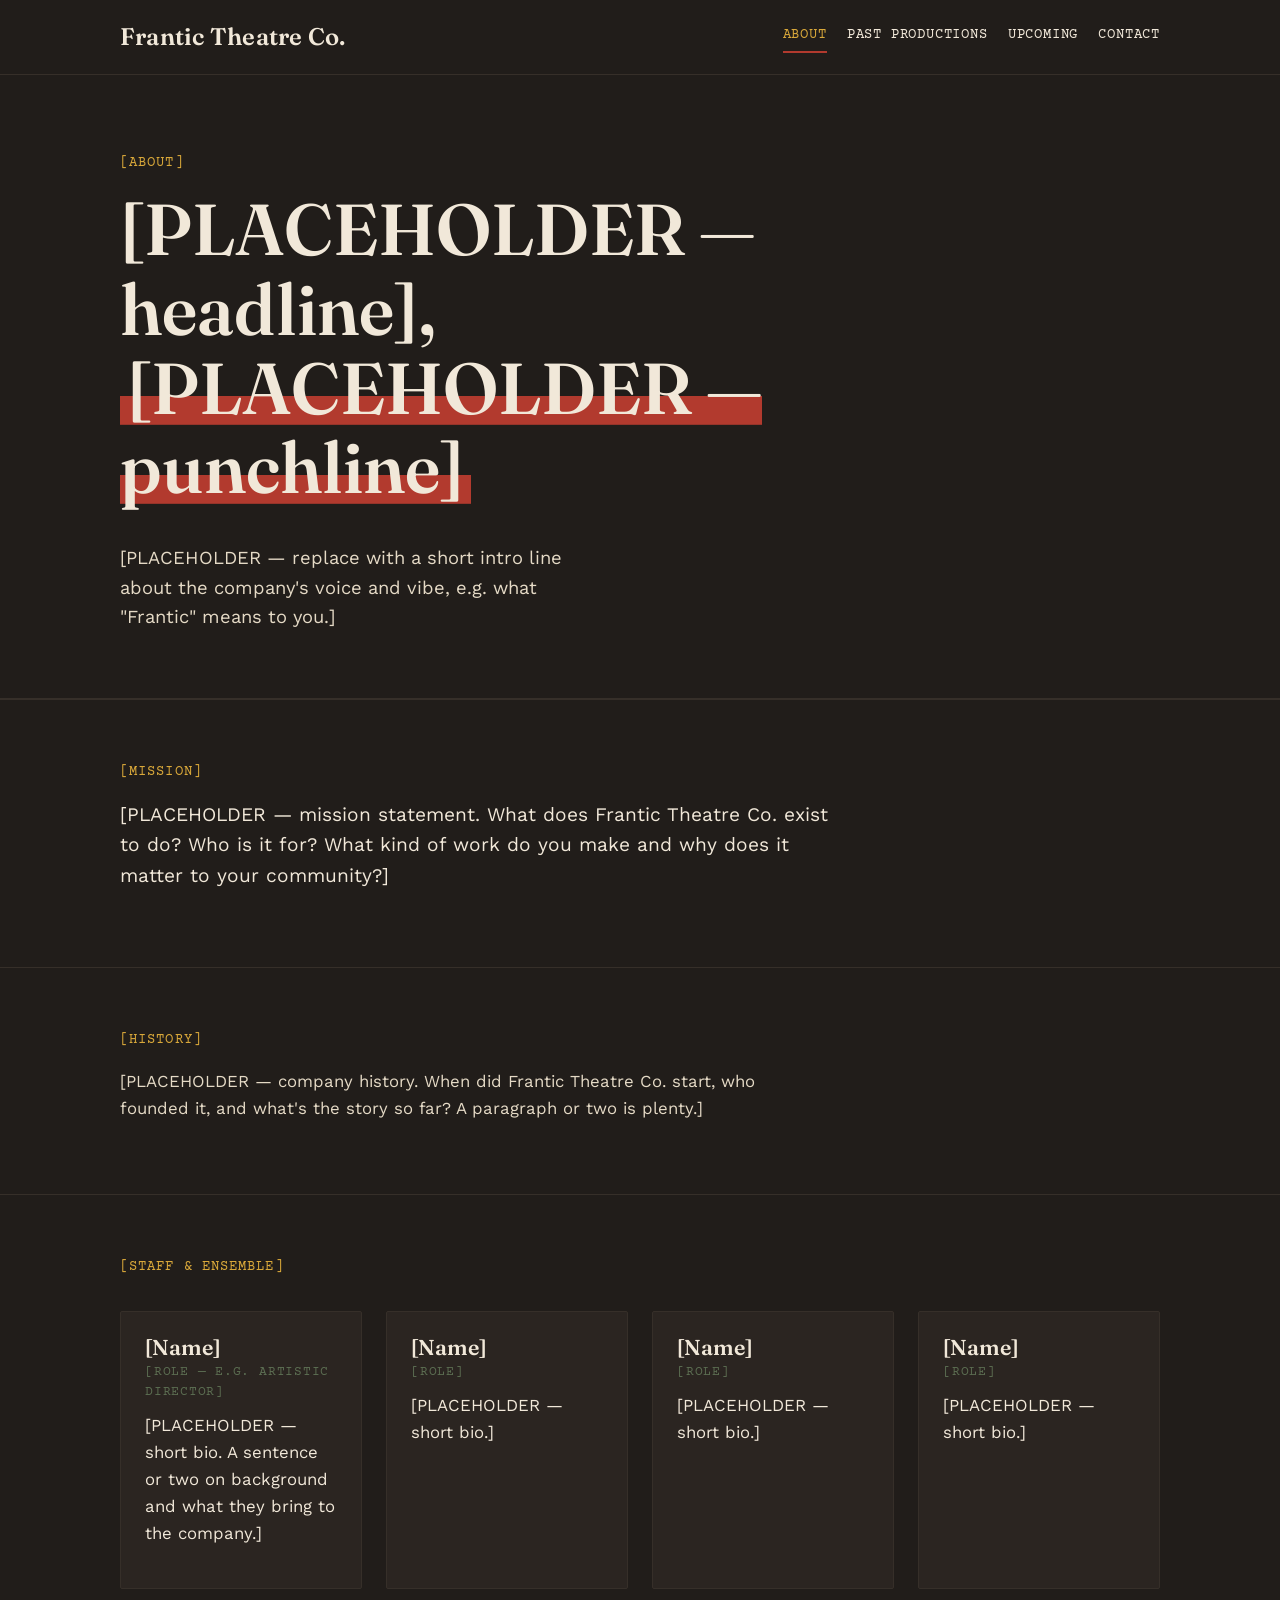
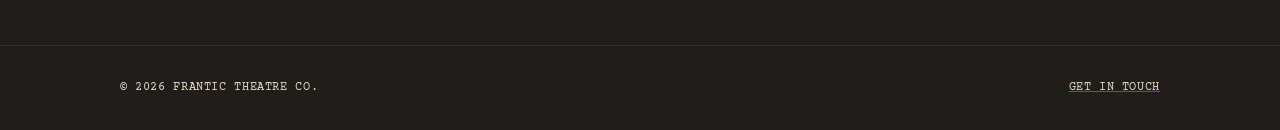
<file: index.html>
<!DOCTYPE html>
<html lang="en">
<head>
<meta charset="UTF-8">
<meta name="viewport" content="width=device-width, initial-scale=1.0">
<title>Frantic Theatre Co. — About Us</title>
<meta name="description" content="Frantic Theatre Co. — mission, history, and the people who make our productions happen.">
<link rel="preconnect" href="https://fonts.googleapis.com">
<link rel="preconnect" href="https://fonts.gstatic.com" crossorigin>
<link href="https://fonts.googleapis.com/css2?family=Fraunces:opsz,wght@9..144,500;9..144,600&family=Courier+Prime&family=Work+Sans:wght@400;500&display=swap" rel="stylesheet">
<link rel="stylesheet" href="styles.css">
</head>
<body>

<header class="site-header">
  <div class="wrap">
    <a class="brand" href="index.html">Frantic Theatre Co.</a>
    <nav class="site-nav" aria-label="Main">
      <a href="index.html" aria-current="page">About</a>
      <a href="productions.html">Past Productions</a>
      <a href="upcoming.html">Upcoming</a>
      <a href="contact.html">Contact</a>
    </nav>
  </div>
</header>

<main>
  <section class="hero">
    <div class="wrap">
      <span class="label">About</span>
      <h1>[PLACEHOLDER — headline], <span class="underline-mark">[PLACEHOLDER — punchline]</span></h1>
      <p class="tagline">[PLACEHOLDER — replace with a short intro line about the company's voice and vibe, e.g. what "Frantic" means to you.]</p>
    </div>
  </section>

  <section>
    <div class="wrap">
      <span class="label">Mission</span>
      <p class="mission" style="margin-top:1rem;">[PLACEHOLDER — mission statement. What does Frantic Theatre Co. exist to do? Who is it for? What kind of work do you make and why does it matter to your community?]</p>
    </div>
  </section>

  <section>
    <div class="wrap">
      <span class="label">History</span>
      <p class="history-copy" style="margin-top:1rem;">[PLACEHOLDER — company history. When did Frantic Theatre Co. start, who founded it, and what's the story so far? A paragraph or two is plenty.]</p>
    </div>
  </section>

  <section>
    <div class="wrap">
      <span class="label">Staff &amp; Ensemble</span>
      <div class="bio-grid">
        <div class="bio-card">
          <h3>[Name]</h3>
          <span class="role">[Role — e.g. Artistic Director]</span>
          <p>[PLACEHOLDER — short bio. A sentence or two on background and what they bring to the company.]</p>
        </div>
        <div class="bio-card">
          <h3>[Name]</h3>
          <span class="role">[Role]</span>
          <p>[PLACEHOLDER — short bio.]</p>
        </div>
        <div class="bio-card">
          <h3>[Name]</h3>
          <span class="role">[Role]</span>
          <p>[PLACEHOLDER — short bio.]</p>
        </div>
        <div class="bio-card">
          <h3>[Name]</h3>
          <span class="role">[Role]</span>
          <p>[PLACEHOLDER — short bio.]</p>
        </div>
      </div>
    </div>
  </section>
</main>

<footer class="site-footer">
  <div class="wrap">
    <span>&copy; 2026 Frantic Theatre Co.</span>
    <span><a href="contact.html">Get in touch</a></span>
  </div>
</footer>

</body>
</html>
</file>
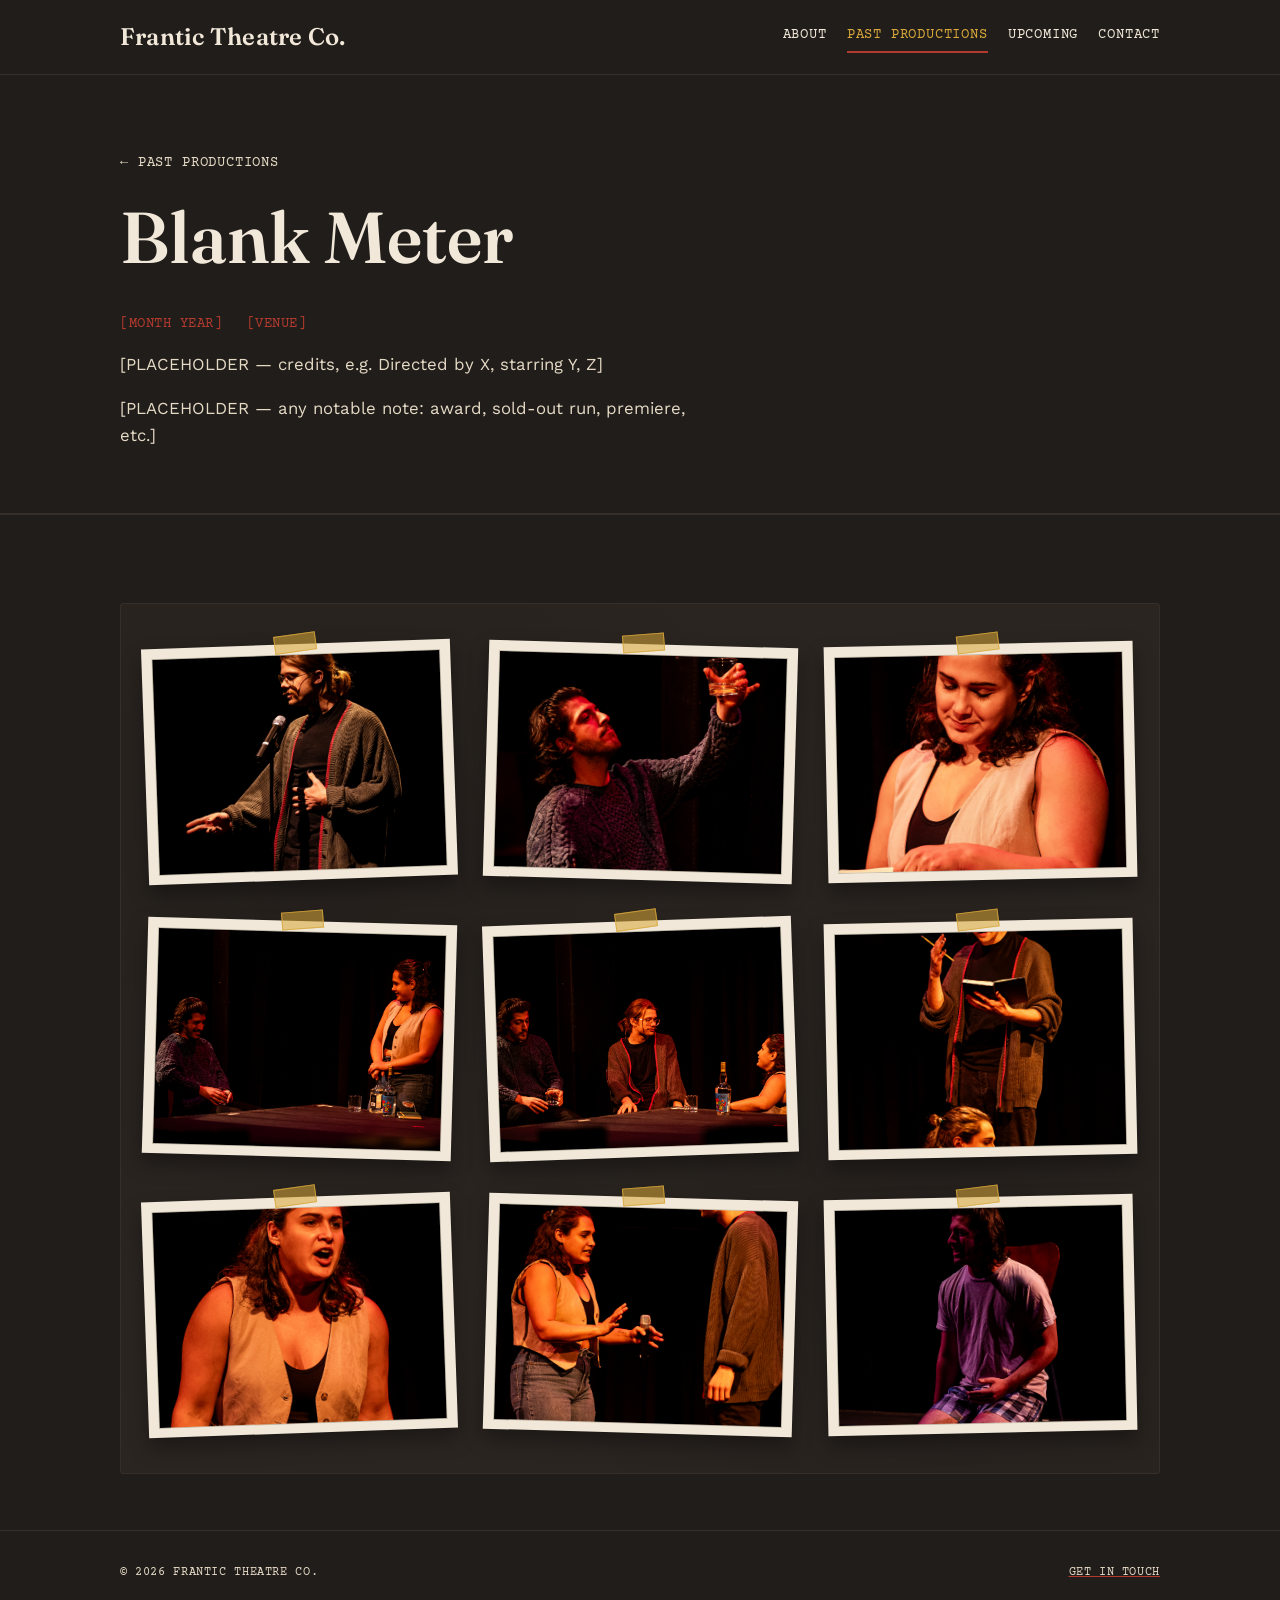
<file: blank-meter.html>
<!DOCTYPE html>
<html lang="en">
<head>
<meta charset="UTF-8">
<meta name="viewport" content="width=device-width, initial-scale=1.0">
<title>Frantic Theatre Co. — Blank Meter</title>
<meta name="description" content="Photos, credits, and notes from Frantic Theatre Co.'s production of Blank Meter.">
<link rel="preconnect" href="https://fonts.googleapis.com">
<link rel="preconnect" href="https://fonts.gstatic.com" crossorigin>
<link href="https://fonts.googleapis.com/css2?family=Fraunces:opsz,wght@9..144,500;9..144,600&family=Courier+Prime&family=Work+Sans:wght@400;500&display=swap" rel="stylesheet">
<link rel="stylesheet" href="styles.css">
</head>
<body>

<header class="site-header">
  <div class="wrap">
    <a class="brand" href="index.html">Frantic Theatre Co.</a>
    <nav class="site-nav" aria-label="Main">
      <a href="index.html">About</a>
      <a href="productions.html" aria-current="page">Past Productions</a>
      <a href="upcoming.html">Upcoming</a>
      <a href="contact.html">Contact</a>
    </nav>
  </div>
</header>

<main>
  <section class="hero">
    <div class="wrap">
      <a class="back-link" href="productions.html">&larr; Past Productions</a>
      <h1>Blank Meter</h1>
      <div class="production-meta-block">
        <span>[Month Year]</span>
        <span>[Venue]</span>
      </div>
      <p class="production-credits">[PLACEHOLDER — credits, e.g. Directed by X, starring Y, Z]</p>
      <p class="production-notes">[PLACEHOLDER — any notable note: award, sold-out run, premiere, etc.]</p>
    </div>
  </section>

  <section>
    <div class="wrap">
      <div class="corkboard">
        <div class="photo-pin-grid">
          <div class="photo-pin"><img src="images/productions/Blank%20Meter/JNL00037.jpg" alt="[PLACEHOLDER — describe this photo]"></div>
          <div class="photo-pin"><img src="images/productions/Blank%20Meter/JNL00051.jpg" alt="[PLACEHOLDER — describe this photo]"></div>
          <div class="photo-pin"><img src="images/productions/Blank%20Meter/JNL00061.jpg" alt="[PLACEHOLDER — describe this photo]"></div>
          <div class="photo-pin"><img src="images/productions/Blank%20Meter/JNL00064.jpg" alt="[PLACEHOLDER — describe this photo]"></div>
          <div class="photo-pin"><img src="images/productions/Blank%20Meter/JNL00084.jpg" alt="[PLACEHOLDER — describe this photo]"></div>
          <div class="photo-pin"><img src="images/productions/Blank%20Meter/JNL00113.jpg" alt="[PLACEHOLDER — describe this photo]"></div>
          <div class="photo-pin"><img src="images/productions/Blank%20Meter/JNL00255.jpg" alt="[PLACEHOLDER — describe this photo]"></div>
          <div class="photo-pin"><img src="images/productions/Blank%20Meter/JNL00262.jpg" alt="[PLACEHOLDER — describe this photo]"></div>
          <div class="photo-pin"><img src="images/productions/Blank%20Meter/JNL00281.jpg" alt="[PLACEHOLDER — describe this photo]"></div>
        </div>
      </div>
    </div>
  </section>
</main>

<footer class="site-footer">
  <div class="wrap">
    <span>&copy; 2026 Frantic Theatre Co.</span>
    <span><a href="contact.html">Get in touch</a></span>
  </div>
</footer>

<script src="js/lightbox.js"></script>

</body>
</html>
</file>
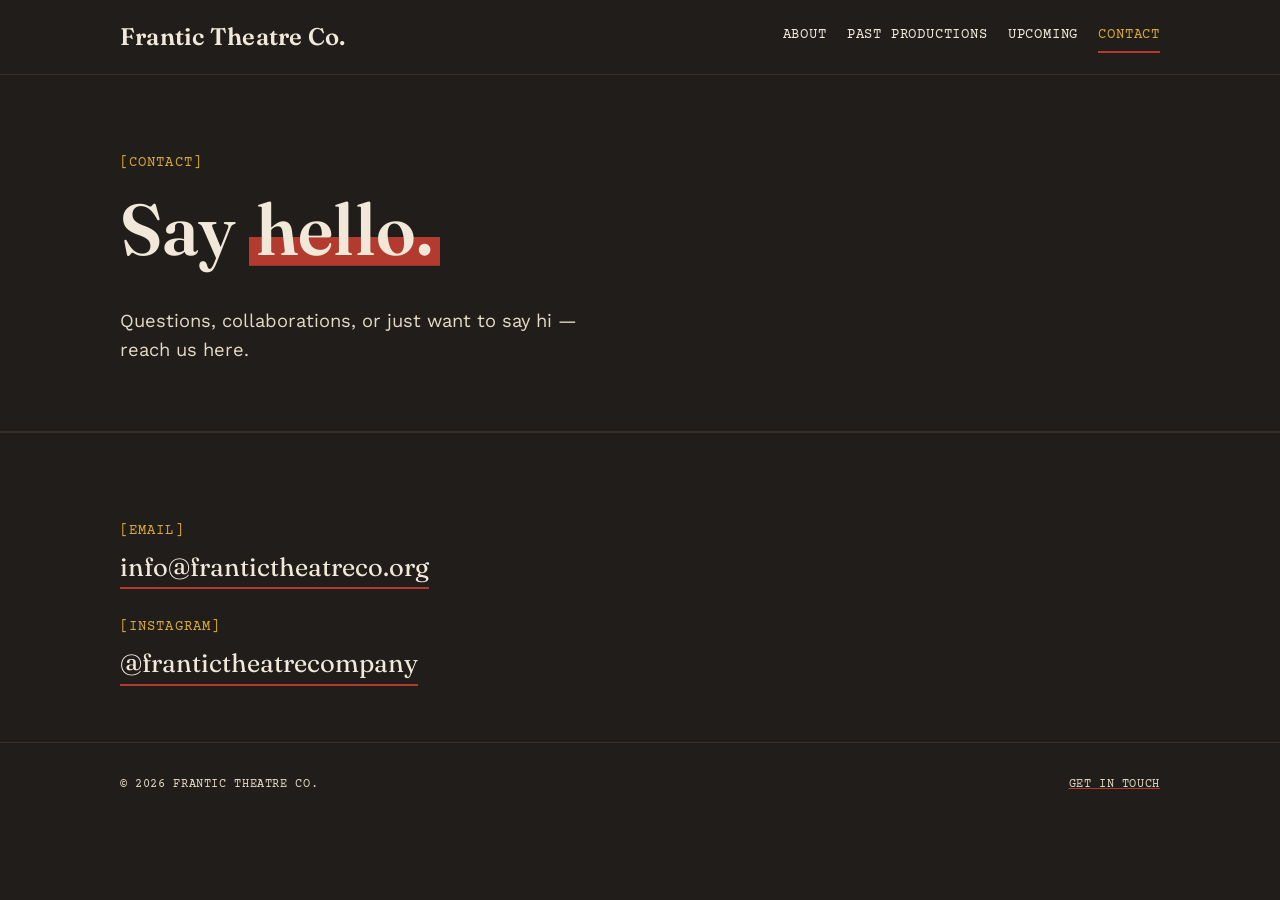
<file: contact.html>
<!DOCTYPE html>
<html lang="en">
<head>
<meta charset="UTF-8">
<meta name="viewport" content="width=device-width, initial-scale=1.0">
<title>Frantic Theatre Co. — Contact</title>
<meta name="description" content="Get in touch with Frantic Theatre Co.">
<link rel="preconnect" href="https://fonts.googleapis.com">
<link rel="preconnect" href="https://fonts.gstatic.com" crossorigin>
<link href="https://fonts.googleapis.com/css2?family=Fraunces:opsz,wght@9..144,500;9..144,600&family=Courier+Prime&family=Work+Sans:wght@400;500&display=swap" rel="stylesheet">
<link rel="stylesheet" href="styles.css">
</head>
<body>

<header class="site-header">
  <div class="wrap">
    <a class="brand" href="index.html">Frantic Theatre Co.</a>
    <nav class="site-nav" aria-label="Main">
      <a href="index.html">About</a>
      <a href="productions.html">Past Productions</a>
      <a href="upcoming.html">Upcoming</a>
      <a href="contact.html" aria-current="page">Contact</a>
    </nav>
  </div>
</header>

<main>
  <section class="hero">
    <div class="wrap">
      <span class="label">Contact</span>
      <h1>Say <span class="underline-mark">hello.</span></h1>
      <p class="tagline">Questions, collaborations, or just want to say hi — reach us here.</p>
    </div>
  </section>

  <section>
    <div class="wrap">
      <div class="contact-block">
        <div class="contact-item">
          <span class="label">Email</span>
          <a href="mailto:info@frantictheatreco.org">info@frantictheatreco.org</a>
        </div>
        <div class="contact-item">
          <span class="label">Instagram</span>
          <a href="https://instagram.com/frantictheatrecompany" target="_blank" rel="noopener">@frantictheatrecompany</a>
        </div>
      </div>
    </div>
  </section>
</main>

<footer class="site-footer">
  <div class="wrap">
    <span>&copy; 2026 Frantic Theatre Co.</span>
    <span><a href="contact.html">Get in touch</a></span>
  </div>
</footer>

</body>
</html>
</file>
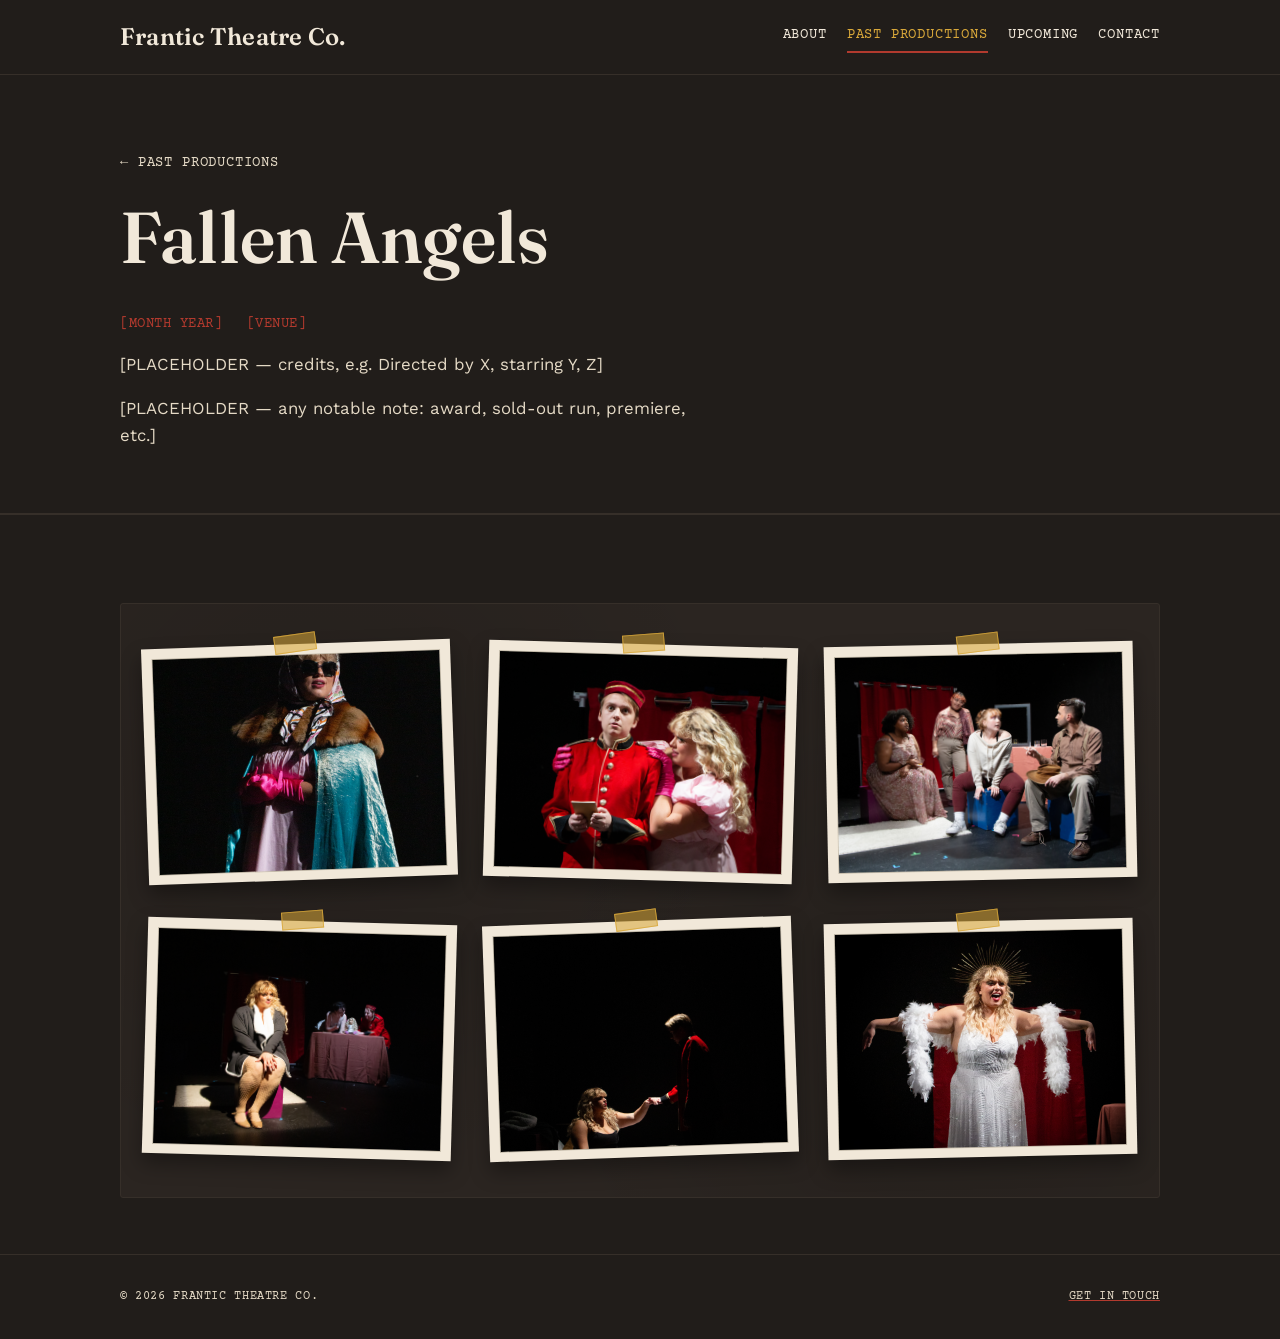
<file: fallen-angels.html>
<!DOCTYPE html>
<html lang="en">
<head>
<meta charset="UTF-8">
<meta name="viewport" content="width=device-width, initial-scale=1.0">
<title>Frantic Theatre Co. — Fallen Angels</title>
<meta name="description" content="Photos, credits, and notes from Frantic Theatre Co.'s production of Fallen Angels.">
<link rel="preconnect" href="https://fonts.googleapis.com">
<link rel="preconnect" href="https://fonts.gstatic.com" crossorigin>
<link href="https://fonts.googleapis.com/css2?family=Fraunces:opsz,wght@9..144,500;9..144,600&family=Courier+Prime&family=Work+Sans:wght@400;500&display=swap" rel="stylesheet">
<link rel="stylesheet" href="styles.css">
</head>
<body>

<header class="site-header">
  <div class="wrap">
    <a class="brand" href="index.html">Frantic Theatre Co.</a>
    <nav class="site-nav" aria-label="Main">
      <a href="index.html">About</a>
      <a href="productions.html" aria-current="page">Past Productions</a>
      <a href="upcoming.html">Upcoming</a>
      <a href="contact.html">Contact</a>
    </nav>
  </div>
</header>

<main>
  <section class="hero">
    <div class="wrap">
      <a class="back-link" href="productions.html">&larr; Past Productions</a>
      <h1>Fallen Angels</h1>
      <div class="production-meta-block">
        <span>[Month Year]</span>
        <span>[Venue]</span>
      </div>
      <p class="production-credits">[PLACEHOLDER — credits, e.g. Directed by X, starring Y, Z]</p>
      <p class="production-notes">[PLACEHOLDER — any notable note: award, sold-out run, premiere, etc.]</p>
    </div>
  </section>

  <section>
    <div class="wrap">
      <div class="corkboard">
        <div class="photo-pin-grid">
          <div class="photo-pin"><img src="images/productions/Fallen%20Angels/Fallen%20Angels%20Hotel-2.jpg" alt="[PLACEHOLDER — describe this photo]"></div>
          <div class="photo-pin"><img src="images/productions/Fallen%20Angels/Fallen%20Angels%20Hotel-25.jpg" alt="[PLACEHOLDER — describe this photo]"></div>
          <div class="photo-pin"><img src="images/productions/Fallen%20Angels/Fallen%20Angels%20Hotel-64.jpg" alt="[PLACEHOLDER — describe this photo]"></div>
          <div class="photo-pin"><img src="images/productions/Fallen%20Angels/Fallen%20Angels%20Hotel-95.jpg" alt="[PLACEHOLDER — describe this photo]"></div>
          <div class="photo-pin"><img src="images/productions/Fallen%20Angels/Fallen%20Angels%20Hotel-113.jpg" alt="[PLACEHOLDER — describe this photo]"></div>
          <div class="photo-pin"><img src="images/productions/Fallen%20Angels/Fallen%20Angels%20Hotel-130.jpg" alt="[PLACEHOLDER — describe this photo]"></div>
        </div>
      </div>
    </div>
  </section>
</main>

<footer class="site-footer">
  <div class="wrap">
    <span>&copy; 2026 Frantic Theatre Co.</span>
    <span><a href="contact.html">Get in touch</a></span>
  </div>
</footer>

<script src="js/lightbox.js"></script>

</body>
</html>
</file>
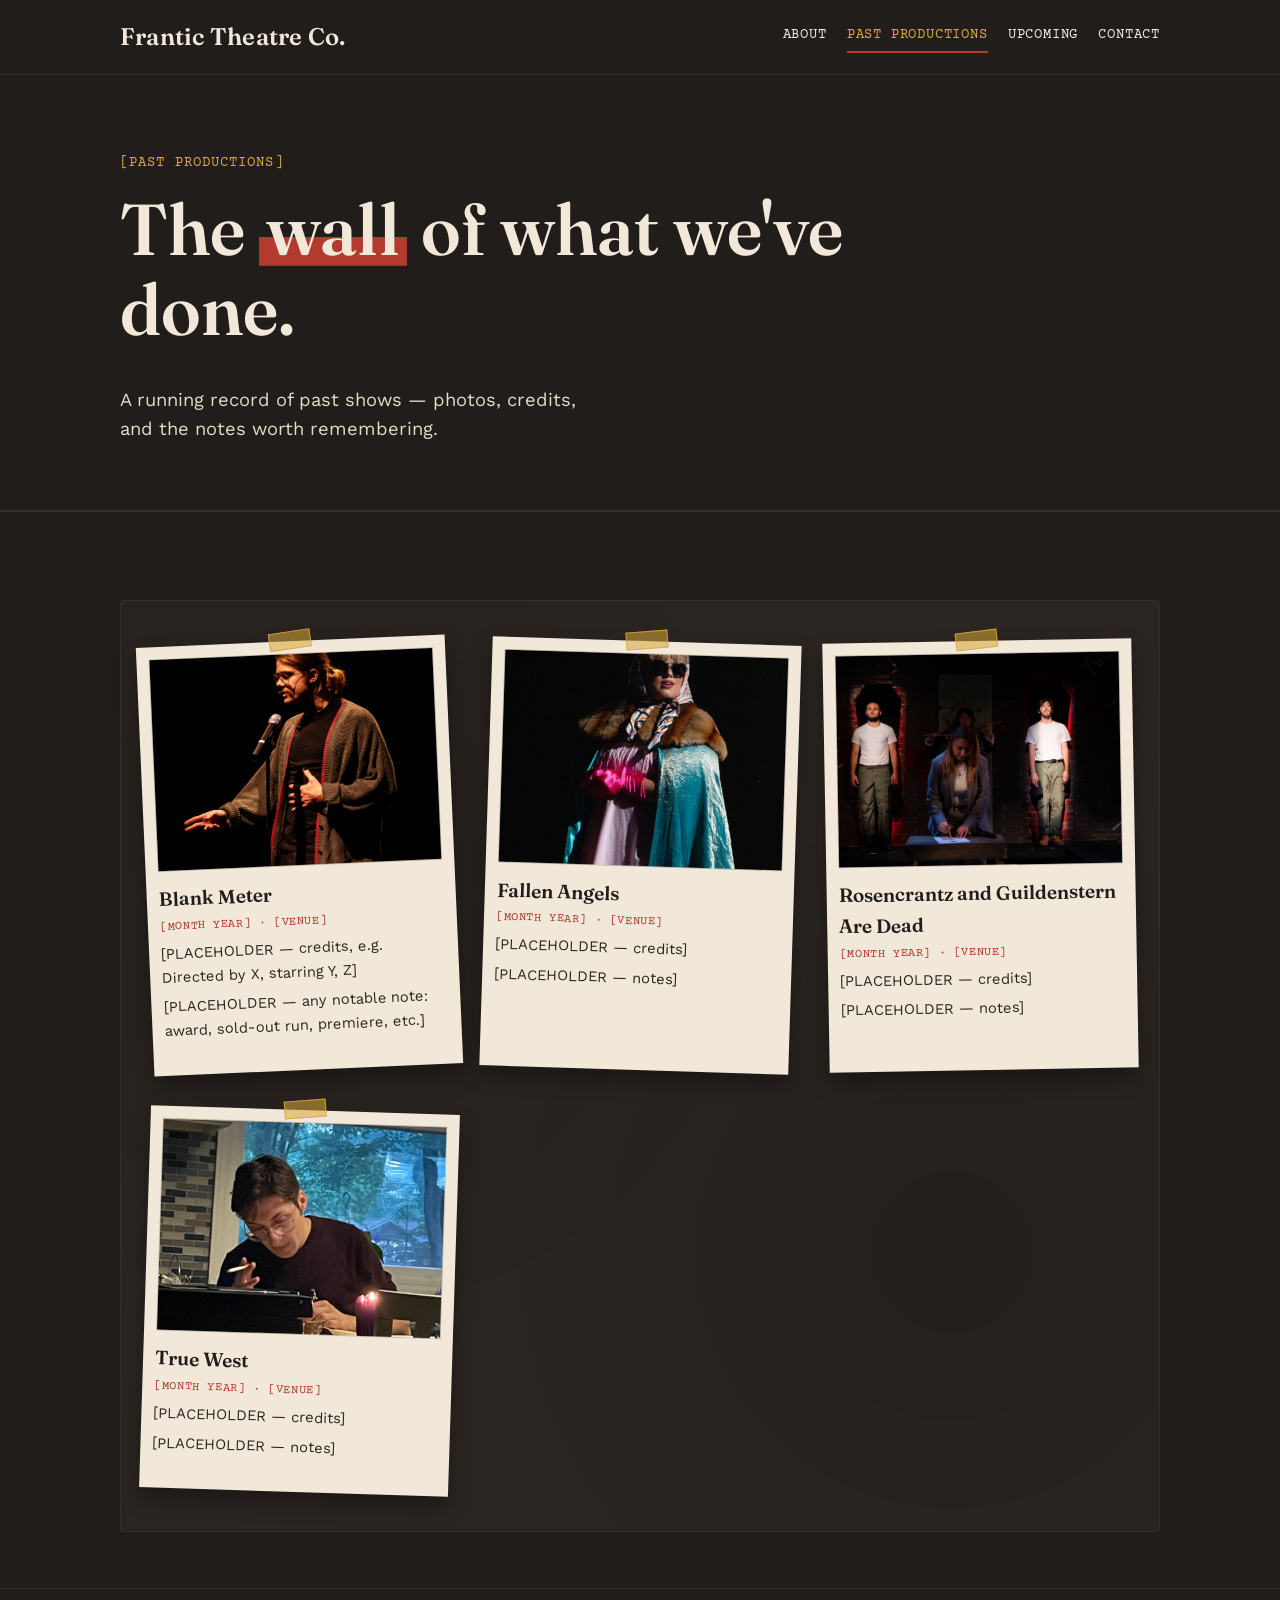
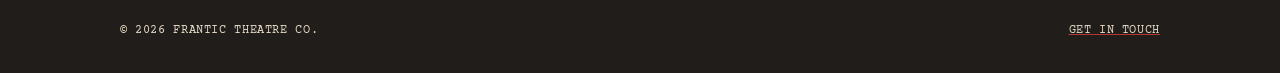
<file: productions.html>
<!DOCTYPE html>
<html lang="en">
<head>
<meta charset="UTF-8">
<meta name="viewport" content="width=device-width, initial-scale=1.0">
<title>Frantic Theatre Co. — Past Productions</title>
<meta name="description" content="A look back at Frantic Theatre Co.'s past productions — photos, credits, and notes.">
<link rel="preconnect" href="https://fonts.googleapis.com">
<link rel="preconnect" href="https://fonts.gstatic.com" crossorigin>
<link href="https://fonts.googleapis.com/css2?family=Fraunces:opsz,wght@9..144,500;9..144,600&family=Courier+Prime&family=Work+Sans:wght@400;500&display=swap" rel="stylesheet">
<link rel="stylesheet" href="styles.css">
</head>
<body>

<header class="site-header">
  <div class="wrap">
    <a class="brand" href="index.html">Frantic Theatre Co.</a>
    <nav class="site-nav" aria-label="Main">
      <a href="index.html">About</a>
      <a href="productions.html" aria-current="page">Past Productions</a>
      <a href="upcoming.html">Upcoming</a>
      <a href="contact.html">Contact</a>
    </nav>
  </div>
</header>

<main>
  <section class="hero">
    <div class="wrap">
      <span class="label">Past Productions</span>
      <h1>The <span class="underline-mark">wall</span> of what we've done.</h1>
      <p class="tagline">A running record of past shows — photos, credits, and the notes worth remembering.</p>
    </div>
  </section>

  <section>
    <div class="wrap">
      <div class="corkboard">
        <div class="pin-grid">

          <a class="pin-card" href="blank-meter.html">
            <img src="images/productions/Blank%20Meter/JNL00037.jpg" alt="[PLACEHOLDER — describe this photo from Blank Meter]">
            <p class="show-title">Blank Meter</p>
            <p class="show-meta">[Month Year] &middot; [Venue]</p>
            <p class="show-credits">[PLACEHOLDER — credits, e.g. Directed by X, starring Y, Z]</p>
            <p class="show-notes">[PLACEHOLDER — any notable note: award, sold-out run, premiere, etc.]</p>
          </a>

          <a class="pin-card" href="fallen-angels.html">
            <img src="images/productions/Fallen%20Angels/Fallen%20Angels%20Hotel-2.jpg" alt="[PLACEHOLDER — describe this photo from Fallen Angels]">
            <p class="show-title">Fallen Angels</p>
            <p class="show-meta">[Month Year] &middot; [Venue]</p>
            <p class="show-credits">[PLACEHOLDER — credits]</p>
            <p class="show-notes">[PLACEHOLDER — notes]</p>
          </a>

          <a class="pin-card" href="rosencrantz-and-guildenstern.html">
            <img src="images/productions/Rosencrantz%20and%20Guil/RAGAD%20-1%20.jpg" alt="[PLACEHOLDER — describe this photo from Rosencrantz and Guildenstern Are Dead]">
            <p class="show-title">Rosencrantz and Guildenstern Are Dead</p>
            <p class="show-meta">[Month Year] &middot; [Venue]</p>
            <p class="show-credits">[PLACEHOLDER — credits]</p>
            <p class="show-notes">[PLACEHOLDER — notes]</p>
          </a>

          <a class="pin-card" href="true-west.html">
            <img src="images/productions/True%20West/True%20West%201.jpeg" alt="[PLACEHOLDER — describe this photo from True West]">
            <p class="show-title">True West</p>
            <p class="show-meta">[Month Year] &middot; [Venue]</p>
            <p class="show-credits">[PLACEHOLDER — credits]</p>
            <p class="show-notes">[PLACEHOLDER — notes]</p>
          </a>

        </div>
      </div>
    </div>
  </section>
</main>

<footer class="site-footer">
  <div class="wrap">
    <span>&copy; 2026 Frantic Theatre Co.</span>
    <span><a href="contact.html">Get in touch</a></span>
  </div>
</footer>

</body>
</html>
</file>
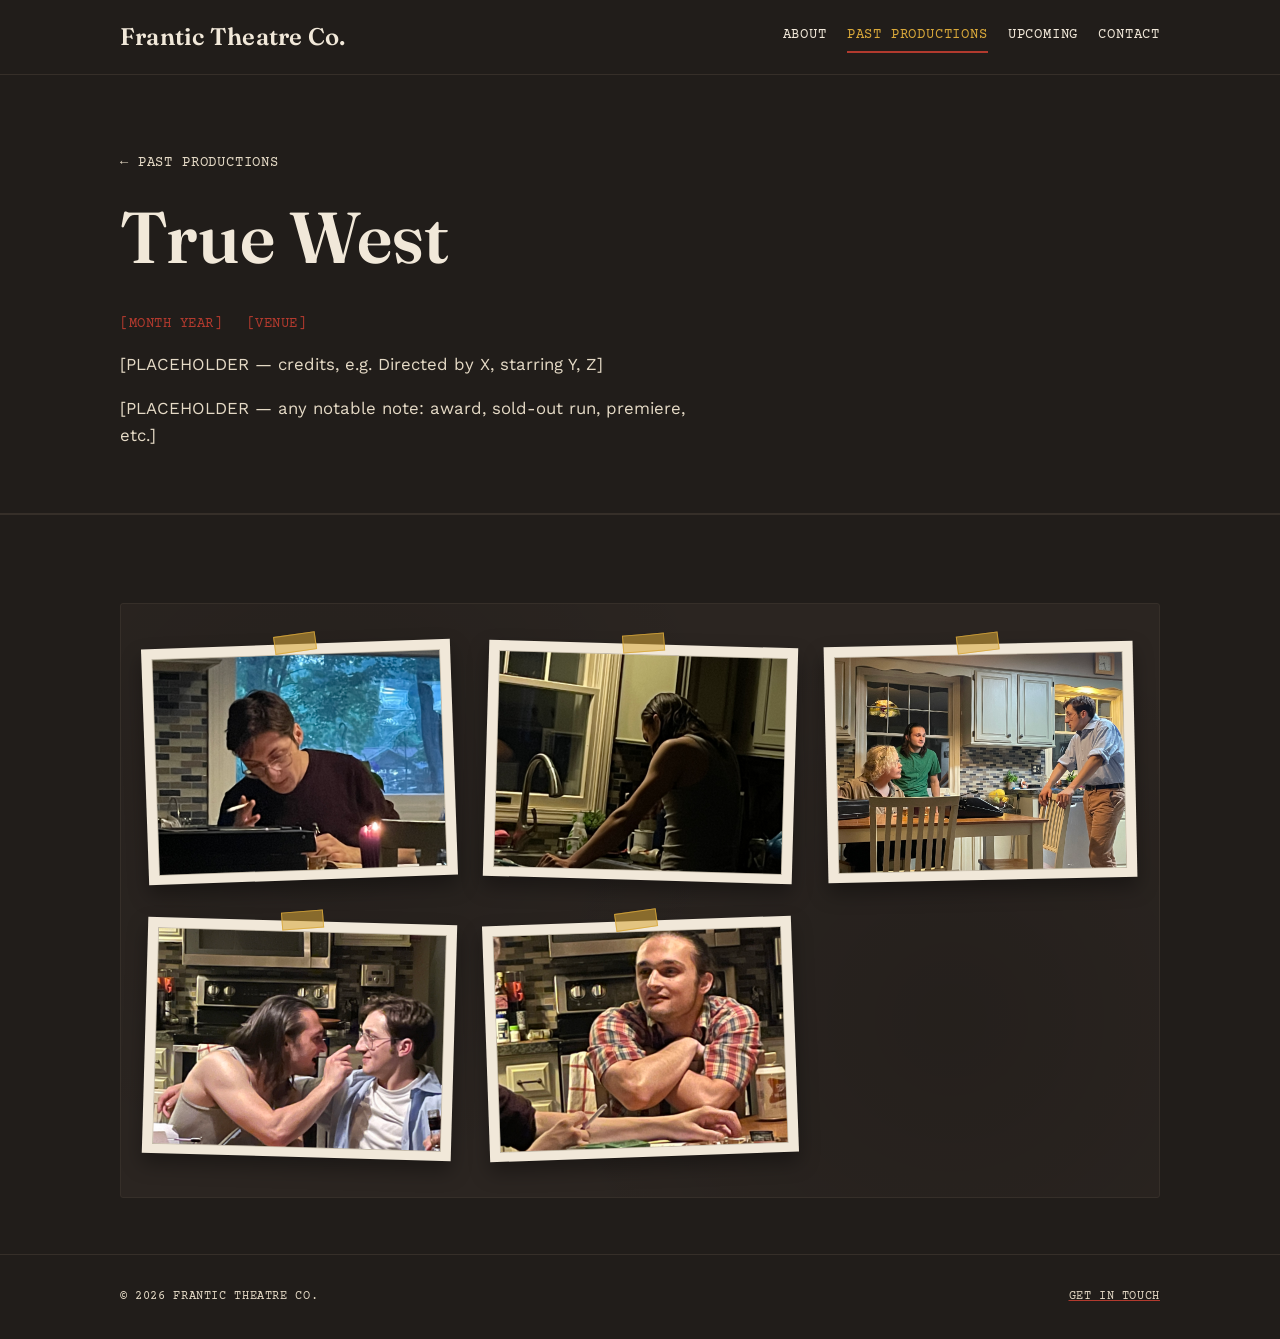
<file: true-west.html>
<!DOCTYPE html>
<html lang="en">
<head>
<meta charset="UTF-8">
<meta name="viewport" content="width=device-width, initial-scale=1.0">
<title>Frantic Theatre Co. — True West</title>
<meta name="description" content="Photos, credits, and notes from Frantic Theatre Co.'s production of True West.">
<link rel="preconnect" href="https://fonts.googleapis.com">
<link rel="preconnect" href="https://fonts.gstatic.com" crossorigin>
<link href="https://fonts.googleapis.com/css2?family=Fraunces:opsz,wght@9..144,500;9..144,600&family=Courier+Prime&family=Work+Sans:wght@400;500&display=swap" rel="stylesheet">
<link rel="stylesheet" href="styles.css">
</head>
<body>

<header class="site-header">
  <div class="wrap">
    <a class="brand" href="index.html">Frantic Theatre Co.</a>
    <nav class="site-nav" aria-label="Main">
      <a href="index.html">About</a>
      <a href="productions.html" aria-current="page">Past Productions</a>
      <a href="upcoming.html">Upcoming</a>
      <a href="contact.html">Contact</a>
    </nav>
  </div>
</header>

<main>
  <section class="hero">
    <div class="wrap">
      <a class="back-link" href="productions.html">&larr; Past Productions</a>
      <h1>True West</h1>
      <div class="production-meta-block">
        <span>[Month Year]</span>
        <span>[Venue]</span>
      </div>
      <p class="production-credits">[PLACEHOLDER — credits, e.g. Directed by X, starring Y, Z]</p>
      <p class="production-notes">[PLACEHOLDER — any notable note: award, sold-out run, premiere, etc.]</p>
    </div>
  </section>

  <section>
    <div class="wrap">
      <div class="corkboard">
        <div class="photo-pin-grid">
          <div class="photo-pin"><img src="images/productions/True%20West/True%20West%201.jpeg" alt="[PLACEHOLDER — describe this photo]"></div>
          <div class="photo-pin"><img src="images/productions/True%20West/True%20West%202.jpeg" alt="[PLACEHOLDER — describe this photo]"></div>
          <div class="photo-pin"><img src="images/productions/True%20West/True%20West%203.jpeg" alt="[PLACEHOLDER — describe this photo]"></div>
          <div class="photo-pin"><img src="images/productions/True%20West/True%20West%204%20.JPG" alt="[PLACEHOLDER — describe this photo]"></div>
          <div class="photo-pin"><img src="images/productions/True%20West/True%20West%205.JPG" alt="[PLACEHOLDER — describe this photo]"></div>
        </div>
      </div>
    </div>
  </section>
</main>

<footer class="site-footer">
  <div class="wrap">
    <span>&copy; 2026 Frantic Theatre Co.</span>
    <span><a href="contact.html">Get in touch</a></span>
  </div>
</footer>

<script src="js/lightbox.js"></script>

</body>
</html>
</file>
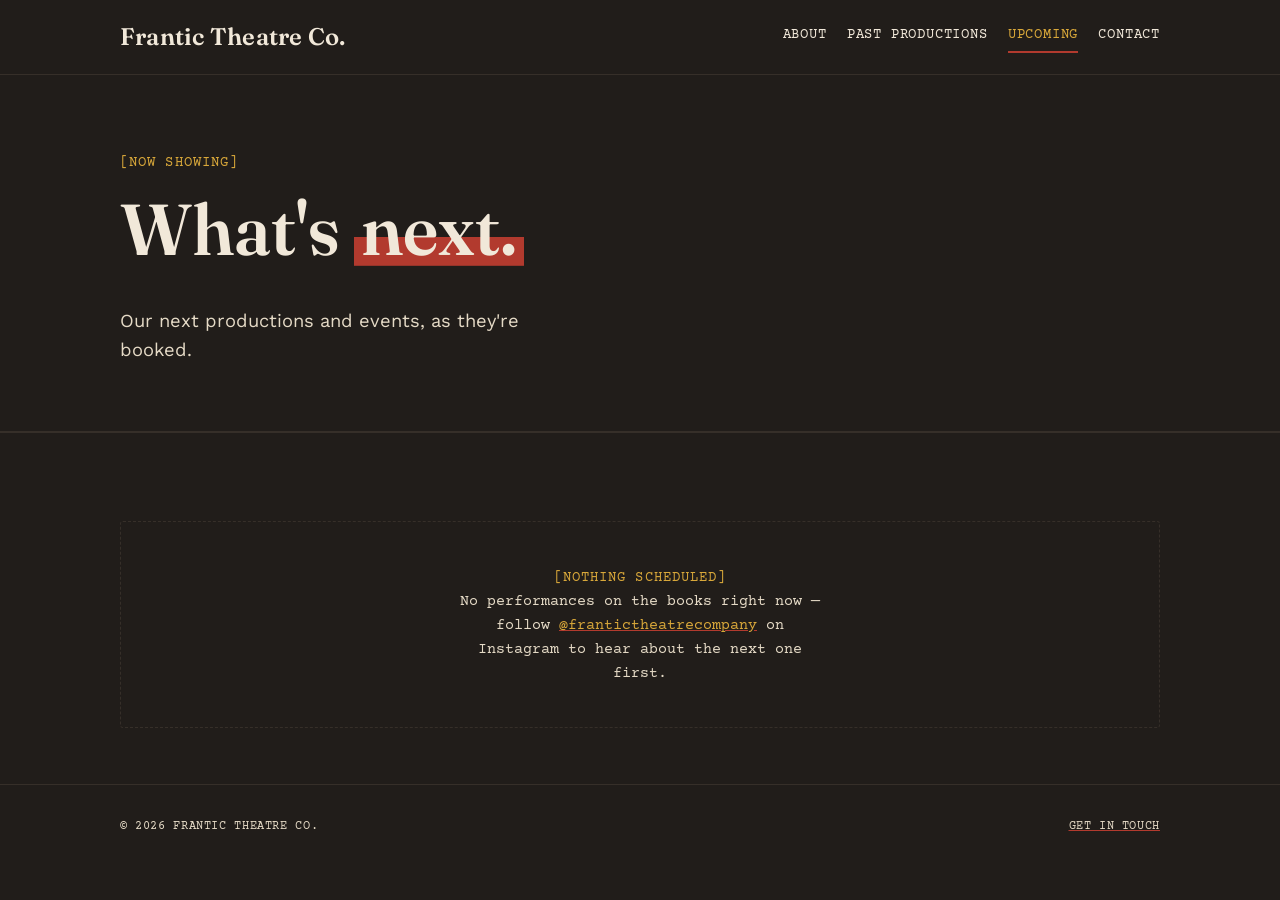
<file: upcoming.html>
<!DOCTYPE html>
<html lang="en">
<head>
<meta charset="UTF-8">
<meta name="viewport" content="width=device-width, initial-scale=1.0">
<title>Frantic Theatre Co. — Upcoming Projects</title>
<meta name="description" content="Frantic Theatre Co.'s next productions and events, with ticket and info links.">
<link rel="preconnect" href="https://fonts.googleapis.com">
<link rel="preconnect" href="https://fonts.gstatic.com" crossorigin>
<link href="https://fonts.googleapis.com/css2?family=Fraunces:opsz,wght@9..144,500;9..144,600&family=Courier+Prime&family=Work+Sans:wght@400;500&display=swap" rel="stylesheet">
<link rel="stylesheet" href="styles.css">
</head>
<body>

<header class="site-header">
  <div class="wrap">
    <a class="brand" href="index.html">Frantic Theatre Co.</a>
    <nav class="site-nav" aria-label="Main">
      <a href="index.html">About</a>
      <a href="productions.html">Past Productions</a>
      <a href="upcoming.html" aria-current="page">Upcoming</a>
      <a href="contact.html">Contact</a>
    </nav>
  </div>
</header>

<main>
  <section class="hero">
    <div class="wrap">
      <span class="label">Now Showing</span>
      <h1>What's <span class="underline-mark">next.</span></h1>
      <p class="tagline">Our next productions and events, as they're booked.</p>
    </div>
  </section>

  <section>
    <div class="wrap">
      <div class="ticket-row" id="ticket-row" hidden></div>

      <div class="empty-state" id="empty-state" hidden>
        <span class="label">Nothing scheduled</span>
        <p>No performances on the books right now — follow
          <a href="contact.html">@frantictheatrecompany</a> on Instagram to hear
          about the next one first.</p>
      </div>
    </div>
  </section>
</main>

<footer class="site-footer">
  <div class="wrap">
    <span>&copy; 2026 Frantic Theatre Co.</span>
    <span><a href="contact.html">Get in touch</a></span>
  </div>
</footer>

<script src="js/upcoming.js"></script>

</body>
</html>
</file>
<file: styles.css>
/* Frantic Theatre Co. — shared stylesheet */

:root {
  --ink: #211d1a;
  --ink-soft: #2b2521;
  --ink-softer: #362f29;
  --paper: #f1e8d9;
  --paper-dim: #e5dac6;
  --spotlight: #d9a83a;
  --grease: #b23a2e;
  --backstage: #5c6e52;

  --font-display: 'Fraunces', 'Georgia', serif;
  --font-mono: 'Courier Prime', 'Courier New', monospace;
  --font-body: 'Work Sans', 'Helvetica Neue', Arial, sans-serif;

  --max-width: 68rem;
}

*,
*::before,
*::after {
  box-sizing: border-box;
}

html {
  scroll-behavior: smooth;
}

@media (prefers-reduced-motion: reduce) {
  html {
    scroll-behavior: auto;
  }
  *,
  *::before,
  *::after {
    animation-duration: 0.01ms !important;
    animation-iteration-count: 1 !important;
    transition-duration: 0.01ms !important;
  }
}

body {
  margin: 0;
  background: var(--ink);
  color: var(--paper);
  font-family: var(--font-body);
  font-size: 1.05rem;
  line-height: 1.6;
  -webkit-font-smoothing: antialiased;
}

h1, h2, h3 {
  font-family: var(--font-display);
  font-weight: 600;
  line-height: 1.1;
  margin: 0 0 0.5em;
  color: var(--paper);
}

h1 { font-size: clamp(2.5rem, 6vw, 4.5rem); }
h2 { font-size: clamp(1.8rem, 4vw, 2.6rem); }
h3 { font-size: 1.35rem; }

p { margin: 0 0 1em; }

a {
  color: var(--spotlight);
  text-decoration-color: var(--grease);
}

a:focus-visible,
button:focus-visible,
.ticket:focus-visible {
  outline: 3px solid var(--spotlight);
  outline-offset: 3px;
}

.label {
  font-family: var(--font-mono);
  text-transform: uppercase;
  letter-spacing: 0.08em;
  font-size: 0.85rem;
  color: var(--spotlight);
}

.label::before { content: "["; }
.label::after { content: "]"; }

.wrap {
  max-width: var(--max-width);
  margin: 0 auto;
  padding: 0 1.5rem;
}

/* ---------- Header / Nav ---------- */

.site-header {
  border-bottom: 1px solid var(--ink-softer);
  background: var(--ink);
  position: sticky;
  top: 0;
  z-index: 10;
}

.site-header .wrap {
  display: flex;
  align-items: center;
  justify-content: space-between;
  gap: 1rem;
  padding-top: 1.1rem;
  padding-bottom: 1.1rem;
  flex-wrap: wrap;
}

.brand {
  font-family: var(--font-display);
  font-size: 1.5rem;
  font-weight: 600;
  color: var(--paper);
  text-decoration: none;
  letter-spacing: 0.01em;
}

.brand:hover { color: var(--spotlight); }

.site-nav {
  display: flex;
  gap: 1.25rem;
  flex-wrap: wrap;
  font-family: var(--font-mono);
  font-size: 0.85rem;
  text-transform: uppercase;
  letter-spacing: 0.06em;
}

.site-nav a {
  color: var(--paper);
  text-decoration: none;
  padding: 0.25rem 0;
  border-bottom: 2px solid transparent;
}

.site-nav a:hover,
.site-nav a[aria-current="page"] {
  color: var(--spotlight);
  border-bottom-color: var(--grease);
}

/* ---------- Hero ---------- */

.hero {
  padding: 4.5rem 0 3rem;
  border-bottom: 1px solid var(--ink-softer);
}

.hero .label { display: inline-block; margin-bottom: 1rem; }

.hero h1 {
  max-width: 16ch;
}

.hero .tagline {
  font-size: 1.15rem;
  max-width: 42ch;
  color: var(--paper-dim);
}

.underline-mark {
  background-image: linear-gradient(var(--grease), var(--grease));
  background-repeat: no-repeat;
  background-size: 100% 0.4em;
  background-position: 0 88%;
  padding: 0 0.1em;
}

/* ---------- Section ---------- */

section {
  padding: 3.5rem 0;
}

section + section {
  border-top: 1px solid var(--ink-softer);
}

/* ---------- About page ---------- */

.mission {
  max-width: 60ch;
  font-size: 1.2rem;
  color: var(--paper);
}

.bio-grid {
  display: grid;
  grid-template-columns: repeat(auto-fill, minmax(15rem, 1fr));
  gap: 1.5rem;
  margin-top: 2rem;
}

.bio-card {
  background: var(--ink-soft);
  border: 1px solid var(--ink-softer);
  padding: 1.5rem;
  border-radius: 2px;
}

.bio-card h3 {
  margin-bottom: 0.1em;
}

.bio-card .role {
  font-family: var(--font-mono);
  font-size: 0.8rem;
  text-transform: uppercase;
  letter-spacing: 0.06em;
  color: var(--backstage);
  display: block;
  margin-bottom: 0.75em;
}

.history-copy {
  max-width: 65ch;
  color: var(--paper-dim);
}

/* ---------- Corkboard (Past Productions) ---------- */

.corkboard {
  background:
    radial-gradient(circle at 20% 30%, rgba(0,0,0,0.15) 0, transparent 45%),
    radial-gradient(circle at 80% 70%, rgba(0,0,0,0.15) 0, transparent 45%),
    var(--ink-soft);
  border: 1px solid var(--ink-softer);
  border-radius: 3px;
  padding: 2.5rem 1.5rem;
  margin-top: 2rem;
}

.pin-grid {
  display: grid;
  grid-template-columns: repeat(auto-fill, minmax(16rem, 1fr));
  gap: 2.5rem 2rem;
}

.pin-card {
  display: block;
  background: var(--paper);
  color: var(--ink);
  padding: 0.75rem 0.75rem 1.1rem;
  box-shadow: 0 10px 20px rgba(0,0,0,0.35);
  position: relative;
  transform: rotate(var(--tilt, -2deg));
  text-decoration: none;
  transition: transform 0.15s ease, box-shadow 0.15s ease;
}

a.pin-card:hover,
a.pin-card:focus-visible {
  transform: rotate(var(--tilt, -2deg)) translateY(-0.35rem);
  box-shadow: 0 16px 26px rgba(0,0,0,0.45);
}

.pin-card:nth-child(odd) { --tilt: -2.5deg; }
.pin-card:nth-child(even) { --tilt: 1.8deg; }
.pin-card:nth-child(3n) { --tilt: -1deg; }

.pin-card::before {
  content: "";
  position: absolute;
  top: -0.6rem;
  left: 50%;
  transform: translateX(-50%) rotate(-6deg);
  width: 2.6rem;
  height: 1.1rem;
  background: rgba(217, 168, 58, 0.55);
  border: 1px solid rgba(217, 168, 58, 0.8);
}

.pin-card img {
  width: 100%;
  aspect-ratio: 4 / 3;
  object-fit: cover;
  display: block;
  background: var(--paper-dim);
  border: 1px solid rgba(0,0,0,0.15);
}

.pin-card .show-title {
  font-family: var(--font-display);
  font-size: 1.2rem;
  font-weight: 600;
  margin: 0.75rem 0 0.15em;
}

.pin-card .show-meta {
  font-family: var(--font-mono);
  font-size: 0.75rem;
  text-transform: uppercase;
  letter-spacing: 0.05em;
  color: var(--grease);
  margin-bottom: 0.5em;
}

.pin-card .show-credits,
.pin-card .show-notes {
  font-size: 0.92rem;
  color: var(--ink-soft);
}

.pin-card .show-credits { margin-bottom: 0.4em; }

.placeholder-note {
  font-family: var(--font-mono);
  font-size: 0.78rem;
  color: var(--backstage);
  margin-top: 2rem;
}

/* ---------- Production detail page ---------- */

.back-link {
  font-family: var(--font-mono);
  font-size: 0.85rem;
  text-transform: uppercase;
  letter-spacing: 0.06em;
  color: var(--paper-dim);
  text-decoration: none;
  display: inline-block;
  margin-bottom: 1.5rem;
}

.back-link:hover { color: var(--spotlight); }

.production-meta-block {
  display: flex;
  flex-wrap: wrap;
  gap: 0.4rem 1.5rem;
  font-family: var(--font-mono);
  font-size: 0.85rem;
  text-transform: uppercase;
  letter-spacing: 0.04em;
  color: var(--grease);
  margin-bottom: 1rem;
}

.production-credits,
.production-notes {
  max-width: 60ch;
  color: var(--paper-dim);
}

.photo-pin-grid {
  display: grid;
  grid-template-columns: repeat(auto-fill, minmax(15rem, 1fr));
  gap: 2.5rem 2rem;
}

.photo-pin {
  background: var(--paper);
  padding: 0.6rem;
  box-shadow: 0 10px 20px rgba(0,0,0,0.35);
  position: relative;
  transform: rotate(var(--tilt, -2deg));
}

.photo-pin:nth-child(odd) { --tilt: -2deg; }
.photo-pin:nth-child(even) { --tilt: 1.6deg; }
.photo-pin:nth-child(3n) { --tilt: -1.2deg; }

.photo-pin::before {
  content: "";
  position: absolute;
  top: -0.6rem;
  left: 50%;
  transform: translateX(-50%) rotate(-6deg);
  width: 2.6rem;
  height: 1.1rem;
  background: rgba(217, 168, 58, 0.55);
  border: 1px solid rgba(217, 168, 58, 0.8);
}

.photo-pin img {
  width: 100%;
  aspect-ratio: 4 / 3;
  object-fit: cover;
  display: block;
  background: var(--paper-dim);
  border: 1px solid rgba(0,0,0,0.15);
  cursor: zoom-in;
}

/* ---------- Lightbox ---------- */

.lightbox {
  position: fixed;
  inset: 0;
  background: rgba(17, 14, 12, 0.92);
  display: flex;
  align-items: center;
  justify-content: center;
  padding: 2rem;
  z-index: 100;
}

.lightbox img {
  max-width: 90vw;
  max-height: 85vh;
  object-fit: contain;
  box-shadow: 0 20px 50px rgba(0,0,0,0.5);
}

.lightbox-close {
  position: absolute;
  top: 1.25rem;
  right: 1.5rem;
  background: none;
  border: none;
  color: var(--paper);
  font-family: var(--font-mono);
  font-size: 0.9rem;
  text-transform: uppercase;
  letter-spacing: 0.06em;
  cursor: pointer;
  padding: 0.5rem 0.75rem;
}

.lightbox-close:hover { color: var(--spotlight); }

/* ---------- Upcoming / ticket stubs ---------- */

.ticket-row {
  display: grid;
  grid-template-columns: repeat(auto-fill, minmax(17rem, 1fr));
  gap: 1.75rem;
  margin-top: 2rem;
}

.ticket {
  display: block;
  background: var(--paper);
  color: var(--ink);
  text-decoration: none;
  border-radius: 2px;
  position: relative;
  padding: 1.5rem 1.5rem 1.25rem;
  border: 1px dashed var(--ink);
}

.ticket::before,
.ticket::after {
  content: "";
  position: absolute;
  width: 1.4rem;
  height: 1.4rem;
  background: var(--ink);
  border-radius: 50%;
  top: 50%;
  transform: translateY(-50%);
}

.ticket::before { left: -0.7rem; }
.ticket::after { right: -0.7rem; }

.ticket .date {
  font-family: var(--font-display);
  font-size: 1.6rem;
  font-weight: 600;
  color: var(--grease);
  margin-bottom: 0.15em;
}

.ticket .show-title {
  font-family: var(--font-display);
  font-size: 1.25rem;
  font-weight: 600;
  margin-bottom: 0.15em;
}

.ticket .venue {
  font-family: var(--font-mono);
  font-size: 0.78rem;
  text-transform: uppercase;
  letter-spacing: 0.05em;
  color: var(--backstage);
  margin-bottom: 0.6em;
}

.ticket .desc {
  font-size: 0.92rem;
  color: var(--ink-soft);
  margin-bottom: 0.75em;
}

.ticket .cta {
  font-family: var(--font-mono);
  font-size: 0.78rem;
  text-transform: uppercase;
  letter-spacing: 0.06em;
  color: var(--grease);
}

.empty-state {
  border: 1px dashed var(--ink-softer);
  padding: 2.5rem 1.5rem;
  text-align: center;
  margin-top: 2rem;
  border-radius: 3px;
}

.empty-state .label { margin-bottom: 0.75rem; }

.empty-state p {
  font-family: var(--font-mono);
  font-size: 0.95rem;
  color: var(--paper-dim);
  max-width: 40ch;
  margin: 0 auto;
}

.empty-state a { color: var(--spotlight); }

[hidden] { display: none !important; }

/* ---------- Contact ---------- */

.contact-block {
  display: flex;
  flex-direction: column;
  gap: 1.75rem;
  margin-top: 2rem;
}

.contact-item {
  display: flex;
  flex-direction: column;
  gap: 0.25rem;
}

.contact-item .label { align-self: flex-start; }

.contact-item a {
  font-family: var(--font-display);
  font-size: 1.6rem;
  color: var(--paper);
  text-decoration: none;
  border-bottom: 2px solid var(--grease);
  width: fit-content;
}

.contact-item a:hover { color: var(--spotlight); }

/* ---------- Footer ---------- */

.site-footer {
  border-top: 1px solid var(--ink-softer);
  padding: 2rem 0;
  font-family: var(--font-mono);
  font-size: 0.78rem;
  color: var(--paper-dim);
  text-transform: uppercase;
  letter-spacing: 0.05em;
}

.site-footer .wrap {
  display: flex;
  justify-content: space-between;
  flex-wrap: wrap;
  gap: 0.5rem;
}

.site-footer a { color: var(--paper-dim); }

@media (max-width: 40rem) {
  .site-header .wrap { flex-direction: column; align-items: flex-start; }
}
</file>
